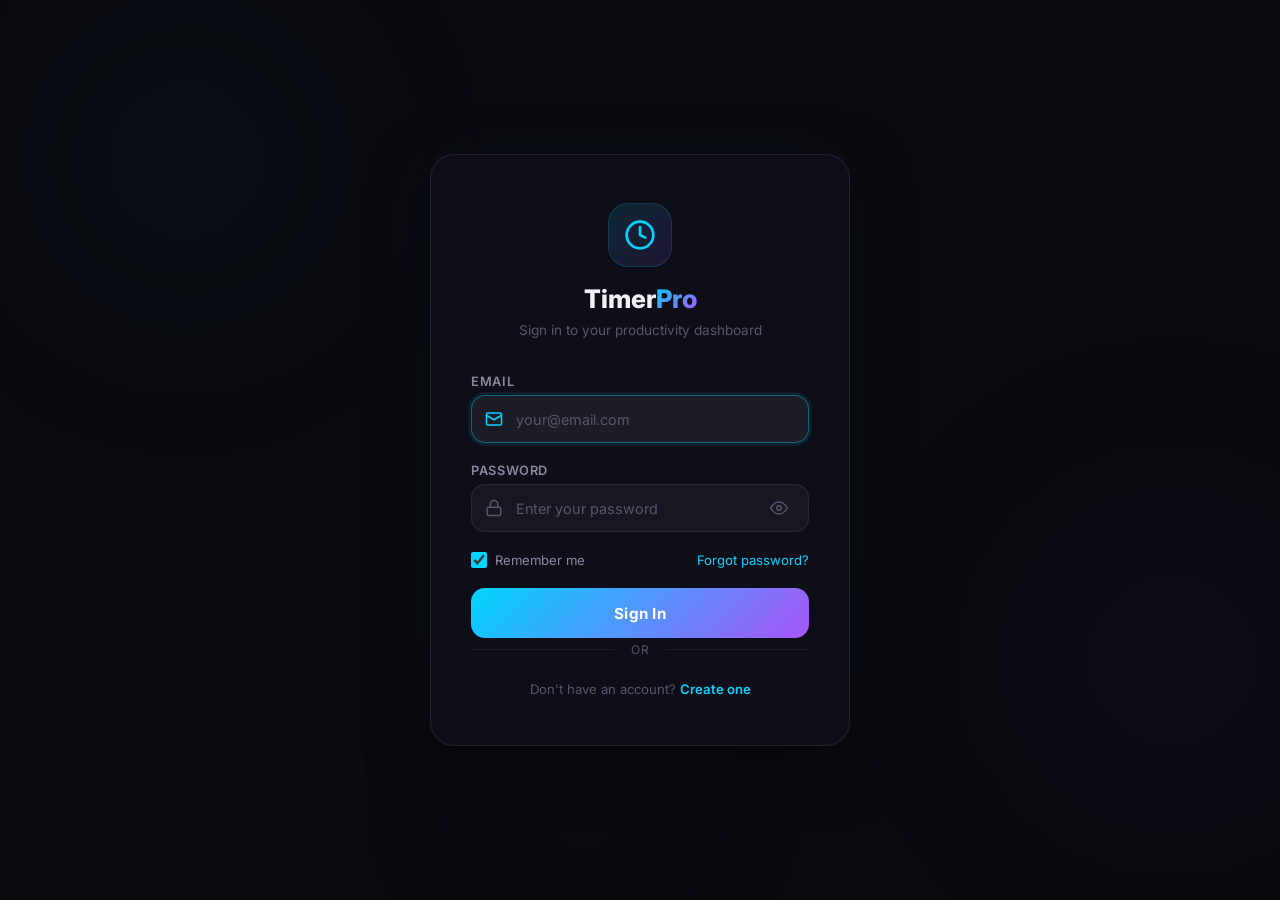
<file: index.html>
<!DOCTYPE html>
<html lang="en">
<head>
    <meta charset="UTF-8">
    <meta name="viewport" content="width=device-width, initial-scale=1.0">
    <title>Timer Pro — Stopwatch, Countdown & Pomodoro</title>
    <meta name="description" content="A premium timer application with Stopwatch, Countdown, and Pomodoro modes. Beautiful dark UI with smooth animations.">
    <link rel="preconnect" href="https://fonts.googleapis.com">
    <link rel="preconnect" href="https://fonts.gstatic.com" crossorigin>
    <link href="https://fonts.googleapis.com/css2?family=Inter:wght@300;400;500;600;700;800;900&family=JetBrains+Mono:wght@300;400;500;600;700&display=swap" rel="stylesheet">
    <link rel="stylesheet" href="style.css">
</head>
<body>
    <div class="app-bg">
        <div class="bg-orb bg-orb-1"></div>
        <div class="bg-orb bg-orb-2"></div>
        <div class="bg-orb bg-orb-3"></div>
    </div>

    <div class="app-container">
        <!-- Header -->
        <header class="app-header">
            <div class="logo">
                <div class="logo-icon">
                    <svg viewBox="0 0 24 24" fill="none" stroke="currentColor" stroke-width="2" stroke-linecap="round" stroke-linejoin="round">
                        <circle cx="12" cy="12" r="10"/>
                        <polyline points="12 6 12 12 16 14"/>
                    </svg>
                </div>
                <h1>Timer<span class="logo-accent">Pro</span></h1>
            </div>
            <div class="header-actions">
                <button id="btn-sound-toggle" class="icon-btn" title="Toggle Sound" aria-label="Toggle sound">
                    <svg viewBox="0 0 24 24" fill="none" stroke="currentColor" stroke-width="2" stroke-linecap="round" stroke-linejoin="round">
                        <polygon points="11 5 6 9 2 9 2 15 6 15 11 19 11 5"/>
                        <path d="M19.07 4.93a10 10 0 0 1 0 14.14"/>
                        <path d="M15.54 8.46a5 5 0 0 1 0 7.07"/>
                    </svg>
                </button>
                <button id="btn-fullscreen" class="icon-btn" title="Fullscreen" aria-label="Toggle fullscreen">
                    <svg viewBox="0 0 24 24" fill="none" stroke="currentColor" stroke-width="2" stroke-linecap="round" stroke-linejoin="round">
                        <path d="M8 3H5a2 2 0 0 0-2 2v3m18 0V5a2 2 0 0 0-2-2h-3m0 18h3a2 2 0 0 0 2-2v-3M3 16v3a2 2 0 0 0 2 2h3"/>
                    </svg>
                </button>
            </div>
        </header>

        <!-- Mode Tabs -->
        <nav class="mode-tabs" role="tablist">
            <button class="mode-tab active" data-mode="stopwatch" role="tab" aria-selected="true" id="tab-stopwatch">
                <svg viewBox="0 0 24 24" fill="none" stroke="currentColor" stroke-width="2" stroke-linecap="round" stroke-linejoin="round">
                    <circle cx="12" cy="13" r="8"/>
                    <path d="M12 9v4l2 2"/>
                    <path d="M5 3L2 6"/>
                    <path d="M22 6l-3-3"/>
                    <line x1="12" y1="1" x2="12" y2="3"/>
                </svg>
                Stopwatch
            </button>
            <button class="mode-tab" data-mode="countdown" role="tab" aria-selected="false" id="tab-countdown">
                <svg viewBox="0 0 24 24" fill="none" stroke="currentColor" stroke-width="2" stroke-linecap="round" stroke-linejoin="round">
                    <path d="M10 2h4"/>
                    <path d="M12 14v-4"/>
                    <circle cx="12" cy="14" r="8"/>
                </svg>
                Countdown
            </button>
            <button class="mode-tab" data-mode="pomodoro" role="tab" aria-selected="false" id="tab-pomodoro">
                <svg viewBox="0 0 24 24" fill="none" stroke="currentColor" stroke-width="2" stroke-linecap="round" stroke-linejoin="round">
                    <path d="M12 22c5.523 0 10-4.477 10-10S17.523 2 12 2 2 6.477 2 12s4.477 10 10 10z"/>
                    <path d="M12 6v6l4 2"/>
                </svg>
                Pomodoro
            </button>
            <div class="tab-indicator" id="tab-indicator"></div>
        </nav>

        <!-- Main Timer Display -->
        <main class="timer-main">
            <!-- Stopwatch Panel -->
            <section class="timer-panel active" id="panel-stopwatch" role="tabpanel" aria-labelledby="tab-stopwatch">
                <div class="timer-ring-container">
                    <svg class="timer-ring" viewBox="0 0 280 280">
                        <circle class="ring-bg" cx="140" cy="140" r="126"/>
                        <circle class="ring-progress stopwatch-ring" cx="140" cy="140" r="126" id="stopwatch-ring"/>
                    </svg>
                    <div class="timer-display">
                        <div class="time-digits" id="stopwatch-display">
                            <span class="digit-group" id="sw-hours">00</span>
                            <span class="digit-sep">:</span>
                            <span class="digit-group" id="sw-minutes">00</span>
                            <span class="digit-sep">:</span>
                            <span class="digit-group" id="sw-seconds">00</span>
                            <span class="digit-ms" id="sw-ms">.00</span>
                        </div>
                    </div>
                </div>
                <div class="timer-controls">
                    <button class="ctrl-btn ctrl-secondary" id="sw-reset" disabled>
                        <svg viewBox="0 0 24 24" fill="none" stroke="currentColor" stroke-width="2"><path d="M1 4v6h6"/><path d="M3.51 15a9 9 0 1 0 2.13-9.36L1 10"/></svg>
                        Reset
                    </button>
                    <button class="ctrl-btn ctrl-primary" id="sw-start">
                        <svg viewBox="0 0 24 24" fill="currentColor"><polygon points="5 3 19 12 5 21 5 3"/></svg>
                        Start
                    </button>
                    <button class="ctrl-btn ctrl-secondary" id="sw-lap" disabled>
                        <svg viewBox="0 0 24 24" fill="none" stroke="currentColor" stroke-width="2"><path d="M4 15s1-1 4-1 5 2 8 2 4-1 4-1V3s-1 1-4 1-5-2-8-2-4 1-4 1z"/><line x1="4" y1="22" x2="4" y2="15"/></svg>
                        Lap
                    </button>
                </div>
                <div class="laps-container" id="laps-container">
                    <div class="laps-header" id="laps-header" style="display:none;">
                        <span>Lap</span>
                        <span>Lap Time</span>
                        <span>Total</span>
                    </div>
                    <div class="laps-list" id="laps-list"></div>
                </div>
            </section>

            <!-- Countdown Panel -->
            <section class="timer-panel" id="panel-countdown" role="tabpanel" aria-labelledby="tab-countdown">
                <div class="countdown-setup" id="countdown-setup">
                    <div class="preset-chips">
                        <button class="preset-chip" data-seconds="60">1 min</button>
                        <button class="preset-chip" data-seconds="180">3 min</button>
                        <button class="preset-chip" data-seconds="300">5 min</button>
                        <button class="preset-chip" data-seconds="600">10 min</button>
                        <button class="preset-chip" data-seconds="900">15 min</button>
                        <button class="preset-chip" data-seconds="1800">30 min</button>
                        <button class="preset-chip" data-seconds="3600">1 hr</button>
                        <button class="preset-chip" data-seconds="7200">2 hr</button>
                    </div>
                    <div class="time-input-group">
                        <div class="time-input-col">
                            <input type="number" id="cd-hours-input" class="time-input" min="0" max="99" value="0" aria-label="Hours">
                            <label>Hours</label>
                        </div>
                        <span class="time-input-sep">:</span>
                        <div class="time-input-col">
                            <input type="number" id="cd-minutes-input" class="time-input" min="0" max="59" value="5" aria-label="Minutes">
                            <label>Minutes</label>
                        </div>
                        <span class="time-input-sep">:</span>
                        <div class="time-input-col">
                            <input type="number" id="cd-seconds-input" class="time-input" min="0" max="59" value="0" aria-label="Seconds">
                            <label>Seconds</label>
                        </div>
                    </div>
                </div>
                <div class="timer-ring-container" id="countdown-ring-area">
                    <svg class="timer-ring" viewBox="0 0 280 280">
                        <circle class="ring-bg" cx="140" cy="140" r="126"/>
                        <circle class="ring-progress countdown-ring" cx="140" cy="140" r="126" id="countdown-ring"/>
                    </svg>
                    <div class="timer-display">
                        <div class="time-digits" id="countdown-display">
                            <span class="digit-group" id="cd-hours">00</span>
                            <span class="digit-sep">:</span>
                            <span class="digit-group" id="cd-minutes">05</span>
                            <span class="digit-sep">:</span>
                            <span class="digit-group" id="cd-seconds">00</span>
                        </div>
                        <div class="timer-label" id="cd-label">Ready</div>
                    </div>
                </div>
                <div class="timer-controls">
                    <button class="ctrl-btn ctrl-secondary" id="cd-reset" disabled>
                        <svg viewBox="0 0 24 24" fill="none" stroke="currentColor" stroke-width="2"><path d="M1 4v6h6"/><path d="M3.51 15a9 9 0 1 0 2.13-9.36L1 10"/></svg>
                        Reset
                    </button>
                    <button class="ctrl-btn ctrl-primary" id="cd-start">
                        <svg viewBox="0 0 24 24" fill="currentColor"><polygon points="5 3 19 12 5 21 5 3"/></svg>
                        Start
                    </button>
                    <button class="ctrl-btn ctrl-secondary" id="cd-add-time">
                        <svg viewBox="0 0 24 24" fill="none" stroke="currentColor" stroke-width="2"><line x1="12" y1="5" x2="12" y2="19"/><line x1="5" y1="12" x2="19" y2="12"/></svg>
                        +1:00
                    </button>
                </div>
            </section>

            <!-- Pomodoro Panel -->
            <section class="timer-panel" id="panel-pomodoro" role="tabpanel" aria-labelledby="tab-pomodoro">
                <div class="pomo-status-bar">
                    <div class="pomo-dots" id="pomo-dots">
                        <div class="pomo-dot active" data-index="0"></div>
                        <div class="pomo-dot" data-index="1"></div>
                        <div class="pomo-dot" data-index="2"></div>
                        <div class="pomo-dot" data-index="3"></div>
                    </div>
                    <div class="pomo-session-info">
                        <span id="pomo-session-label">Focus 1/4</span>
                    </div>
                </div>
                <div class="timer-ring-container">
                    <svg class="timer-ring" viewBox="0 0 280 280">
                        <circle class="ring-bg" cx="140" cy="140" r="126"/>
                        <circle class="ring-progress pomodoro-ring" cx="140" cy="140" r="126" id="pomodoro-ring"/>
                    </svg>
                    <div class="timer-display">
                        <div class="time-digits" id="pomodoro-display">
                            <span class="digit-group" id="pm-minutes">25</span>
                            <span class="digit-sep">:</span>
                            <span class="digit-group" id="pm-seconds">00</span>
                        </div>
                        <div class="timer-label" id="pomo-phase-label">Focus Time</div>
                    </div>
                </div>
                <div class="timer-controls">
                    <button class="ctrl-btn ctrl-secondary" id="pm-reset">
                        <svg viewBox="0 0 24 24" fill="none" stroke="currentColor" stroke-width="2"><path d="M1 4v6h6"/><path d="M3.51 15a9 9 0 1 0 2.13-9.36L1 10"/></svg>
                        Reset
                    </button>
                    <button class="ctrl-btn ctrl-primary" id="pm-start">
                        <svg viewBox="0 0 24 24" fill="currentColor"><polygon points="5 3 19 12 5 21 5 3"/></svg>
                        Start
                    </button>
                    <button class="ctrl-btn ctrl-secondary" id="pm-skip">
                        <svg viewBox="0 0 24 24" fill="currentColor"><polygon points="5 4 15 12 5 20 5 4"/><line x1="19" y1="5" x2="19" y2="19" stroke="currentColor" stroke-width="2"/></svg>
                        Skip
                    </button>
                </div>
                <div class="pomo-settings" id="pomo-settings">
                    <div class="pomo-setting">
                        <label>Focus</label>
                        <div class="pomo-adjust">
                            <button class="adj-btn" data-target="focus" data-dir="-1">-</button>
                            <span id="pomo-focus-val">25</span><span class="adj-unit">min</span>
                            <button class="adj-btn" data-target="focus" data-dir="1">+</button>
                        </div>
                    </div>
                    <div class="pomo-setting">
                        <label>Short Break</label>
                        <div class="pomo-adjust">
                            <button class="adj-btn" data-target="short" data-dir="-1">-</button>
                            <span id="pomo-short-val">5</span><span class="adj-unit">min</span>
                            <button class="adj-btn" data-target="short" data-dir="1">+</button>
                        </div>
                    </div>
                    <div class="pomo-setting">
                        <label>Long Break</label>
                        <div class="pomo-adjust">
                            <button class="adj-btn" data-target="long" data-dir="-1">-</button>
                            <span id="pomo-long-val">15</span><span class="adj-unit">min</span>
                            <button class="adj-btn" data-target="long" data-dir="1">+</button>
                        </div>
                    </div>
                </div>
                <div class="pomo-stats">
                    <div class="pomo-stat">
                        <span class="pomo-stat-val" id="pomo-total-focus">0</span>
                        <span class="pomo-stat-label">Focus min</span>
                    </div>
                    <div class="pomo-stat">
                        <span class="pomo-stat-val" id="pomo-completed">0</span>
                        <span class="pomo-stat-label">Completed</span>
                    </div>
                </div>
            </section>
        </main>
    </div>

    <!-- Alarm overlay -->
    <div class="alarm-overlay" id="alarm-overlay">
        <div class="alarm-modal">
            <div class="alarm-icon">
                <svg viewBox="0 0 24 24" fill="none" stroke="currentColor" stroke-width="2" stroke-linecap="round" stroke-linejoin="round">
                    <path d="M18 8A6 6 0 0 0 6 8c0 7-3 9-3 9h18s-3-2-3-9"/>
                    <path d="M13.73 21a2 2 0 0 1-3.46 0"/>
                </svg>
            </div>
            <h2 id="alarm-title">Time's Up!</h2>
            <p id="alarm-message">Your countdown has finished.</p>
            <button class="ctrl-btn ctrl-primary alarm-dismiss" id="alarm-dismiss">Dismiss</button>
        </div>
    </div>

    <!-- Chatbot Widget -->
    <div class="chatbot-fab" id="chatbot-fab" title="Chat with TimerBot" aria-label="Open chatbot">
        <svg class="fab-icon-chat" viewBox="0 0 24 24" fill="none" stroke="currentColor" stroke-width="2" stroke-linecap="round" stroke-linejoin="round">
            <path d="M21 15a2 2 0 0 1-2 2H7l-4 4V5a2 2 0 0 1 2-2h14a2 2 0 0 1 2 2z"/>
        </svg>
        <svg class="fab-icon-close" viewBox="0 0 24 24" fill="none" stroke="currentColor" stroke-width="2" stroke-linecap="round" stroke-linejoin="round">
            <line x1="18" y1="6" x2="6" y2="18"/>
            <line x1="6" y1="6" x2="18" y2="18"/>
        </svg>
        <div class="fab-pulse"></div>
    </div>

    <div class="chatbot-window" id="chatbot-window">
        <div class="chat-header">
            <div class="chat-header-info">
                <div class="chat-avatar">
                    <svg viewBox="0 0 24 24" fill="none" stroke="currentColor" stroke-width="2">
                        <path d="M12 8V4H8"/>
                        <rect x="4" y="8" width="16" height="12" rx="2"/>
                        <circle cx="9" cy="14" r="1" fill="currentColor"/>
                        <circle cx="15" cy="14" r="1" fill="currentColor"/>
                        <path d="M9 18h6"/>
                    </svg>
                </div>
                <div>
                    <div class="chat-bot-name">TimerBot</div>
                    <div class="chat-bot-status">Online — Ready to help</div>
                </div>
            </div>
            <button class="chat-close-btn" id="chat-close-btn" aria-label="Close chat">
                <svg viewBox="0 0 24 24" fill="none" stroke="currentColor" stroke-width="2">
                    <polyline points="6 9 12 15 18 9"/>
                </svg>
            </button>
        </div>
        <div class="chat-messages" id="chat-messages">
            <div class="chat-msg bot">
                <div class="chat-msg-bubble">
                    Hey! I'm <strong>TimerBot</strong>. I can help you control your timers and give productivity tips. Try these:
                </div>
            </div>
            <div class="chat-quick-actions" id="chat-quick-actions">
                <button class="chat-quick-btn" data-msg="Start stopwatch">Start Stopwatch</button>
                <button class="chat-quick-btn" data-msg="Set countdown 10 minutes">Countdown 10min</button>
                <button class="chat-quick-btn" data-msg="Start pomodoro">Start Pomodoro</button>
                <button class="chat-quick-btn" data-msg="Give me a productivity tip">Productivity Tip</button>
                <button class="chat-quick-btn chat-quick-btn--lead" data-msg="I want to register">Register / Contact</button>
                <button class="chat-quick-btn" data-msg="What can you do?">What can you do?</button>
            </div>
        </div>
        <div class="chat-input-area">
            <input type="text" class="chat-input" id="chat-input" placeholder="Type a command or ask something..." autocomplete="off">
            <button class="chat-send-btn" id="chat-send-btn" aria-label="Send message">
                <svg viewBox="0 0 24 24" fill="currentColor">
                    <path d="M2.01 21L23 12 2.01 3 2 10l15 2-15 2z"/>
                </svg>
            </button>
        </div>
    </div>

    <script src="auth.js"></script>
    <script src="app.js"></script>
    <script src="chatbot.js"></script>
</body>
</html>
</file>
<file: style.css>
/* =============================================
   TIMER PRO — Premium Dark Theme CSS
   ============================================= */

*, *::before, *::after {
    margin: 0;
    padding: 0;
    box-sizing: border-box;
}

:root {
    --bg-primary: #0a0a0f;
    --bg-secondary: #12121a;
    --bg-card: rgba(22, 22, 35, 0.7);
    --bg-glass: rgba(255, 255, 255, 0.03);
    --border-glass: rgba(255, 255, 255, 0.06);
    --text-primary: #f0f0f5;
    --text-secondary: #8888a0;
    --text-muted: #55556a;
    --accent-cyan: #00d4ff;
    --accent-purple: #a855f7;
    --accent-pink: #f43f85;
    --accent-green: #34d399;
    --accent-orange: #fb923c;
    --accent-red: #ef4444;
    --glow-cyan: 0 0 30px rgba(0, 212, 255, 0.3);
    --glow-purple: 0 0 30px rgba(168, 85, 247, 0.3);
    --glow-green: 0 0 30px rgba(52, 211, 153, 0.3);
    --ring-size: 280px;
    --ring-stroke: 6;
    --radius-sm: 8px;
    --radius-md: 14px;
    --radius-lg: 20px;
    --radius-xl: 28px;
    --transition-fast: 0.15s ease;
    --transition-mid: 0.3s cubic-bezier(0.4, 0, 0.2, 1);
    --transition-slow: 0.5s cubic-bezier(0.4, 0, 0.2, 1);
}

html {
    font-size: 16px;
    -webkit-font-smoothing: antialiased;
    -moz-osx-font-smoothing: grayscale;
}

body {
    font-family: 'Inter', -apple-system, BlinkMacSystemFont, sans-serif;
    background: var(--bg-primary);
    color: var(--text-primary);
    min-height: 100vh;
    overflow-x: hidden;
    position: relative;
}

/* =============================================
   ANIMATED BACKGROUND
   ============================================= */
.app-bg {
    position: fixed;
    inset: 0;
    z-index: 0;
    overflow: hidden;
    pointer-events: none;
}

.bg-orb {
    position: absolute;
    border-radius: 50%;
    filter: blur(120px);
    opacity: 0.4;
    animation: orbFloat 20s ease-in-out infinite;
}

.bg-orb-1 {
    width: 500px;
    height: 500px;
    background: radial-gradient(circle, rgba(0, 212, 255, 0.15), transparent 70%);
    top: -10%;
    left: -5%;
    animation-delay: 0s;
}

.bg-orb-2 {
    width: 600px;
    height: 600px;
    background: radial-gradient(circle, rgba(168, 85, 247, 0.12), transparent 70%);
    top: 40%;
    right: -15%;
    animation-delay: -7s;
}

.bg-orb-3 {
    width: 400px;
    height: 400px;
    background: radial-gradient(circle, rgba(244, 63, 133, 0.1), transparent 70%);
    bottom: -10%;
    left: 30%;
    animation-delay: -14s;
}

@keyframes orbFloat {
    0%, 100% { transform: translate(0, 0) scale(1); }
    25% { transform: translate(40px, -30px) scale(1.05); }
    50% { transform: translate(-20px, 40px) scale(0.95); }
    75% { transform: translate(30px, 20px) scale(1.02); }
}

/* =============================================
   APP CONTAINER
   ============================================= */
.app-container {
    position: relative;
    z-index: 1;
    max-width: 520px;
    margin: 0 auto;
    padding: 24px 20px 40px;
    min-height: 100vh;
    display: flex;
    flex-direction: column;
}

/* =============================================
   HEADER
   ============================================= */
.app-header {
    display: flex;
    align-items: center;
    justify-content: space-between;
    margin-bottom: 28px;
}

.logo {
    display: flex;
    align-items: center;
    gap: 10px;
}

.logo-icon {
    width: 36px;
    height: 36px;
    color: var(--accent-cyan);
    animation: logoPulse 3s ease-in-out infinite;
}

@keyframes logoPulse {
    0%, 100% { filter: drop-shadow(0 0 6px rgba(0, 212, 255, 0.3)); }
    50% { filter: drop-shadow(0 0 14px rgba(0, 212, 255, 0.5)); }
}

.logo h1 {
    font-size: 1.5rem;
    font-weight: 800;
    letter-spacing: -0.5px;
    color: var(--text-primary);
}

.logo-accent {
    background: linear-gradient(135deg, var(--accent-cyan), var(--accent-purple));
    -webkit-background-clip: text;
    -webkit-text-fill-color: transparent;
    background-clip: text;
}

.header-actions {
    display: flex;
    gap: 8px;
}

.header-user {
    display: flex;
    align-items: center;
    gap: 10px;
    margin-left: 12px;
    padding-left: 12px;
    border-left: 1px solid rgba(255, 255, 255, 0.08);
}

.user-greeting {
    font-size: 0.8rem;
    font-weight: 500;
    color: var(--text-secondary);
    max-width: 120px;
    overflow: hidden;
    text-overflow: ellipsis;
    white-space: nowrap;
}

.logout-btn {
    width: 36px;
    height: 36px;
    border-radius: var(--radius-md);
    border: 1px solid rgba(239, 68, 68, 0.15);
    background: rgba(239, 68, 68, 0.06);
    color: #ef4444;
    cursor: pointer;
    display: flex;
    align-items: center;
    justify-content: center;
    transition: all 0.2s ease;
}

.logout-btn:hover {
    background: rgba(239, 68, 68, 0.12);
    border-color: rgba(239, 68, 68, 0.3);
    transform: scale(1.05);
}

.icon-btn {
    width: 40px;
    height: 40px;
    border-radius: var(--radius-md);
    border: 1px solid var(--border-glass);
    background: var(--bg-glass);
    color: var(--text-secondary);
    cursor: pointer;
    display: flex;
    align-items: center;
    justify-content: center;
    transition: var(--transition-fast);
    backdrop-filter: blur(10px);
}

.icon-btn svg {
    width: 18px;
    height: 18px;
}

.icon-btn:hover {
    background: rgba(255, 255, 255, 0.06);
    color: var(--text-primary);
    border-color: rgba(255, 255, 255, 0.12);
}

.icon-btn.active {
    color: var(--accent-cyan);
    border-color: rgba(0, 212, 255, 0.3);
    background: rgba(0, 212, 255, 0.05);
}

/* =============================================
   MODE TABS
   ============================================= */
.mode-tabs {
    display: flex;
    position: relative;
    background: var(--bg-card);
    border: 1px solid var(--border-glass);
    border-radius: var(--radius-lg);
    padding: 5px;
    backdrop-filter: blur(20px);
    margin-bottom: 32px;
}

.mode-tab {
    flex: 1;
    display: flex;
    align-items: center;
    justify-content: center;
    gap: 7px;
    padding: 12px 8px;
    border: none;
    background: none;
    color: var(--text-secondary);
    font-family: inherit;
    font-size: 0.85rem;
    font-weight: 500;
    cursor: pointer;
    border-radius: calc(var(--radius-lg) - 5px);
    position: relative;
    z-index: 2;
    transition: color var(--transition-fast);
    white-space: nowrap;
}

.mode-tab svg {
    width: 16px;
    height: 16px;
    flex-shrink: 0;
}

.mode-tab.active {
    color: var(--text-primary);
}

.tab-indicator {
    position: absolute;
    top: 5px;
    left: 5px;
    height: calc(100% - 10px);
    width: calc(33.333% - 3.33px);
    background: rgba(255, 255, 255, 0.06);
    border-radius: calc(var(--radius-lg) - 5px);
    border: 1px solid rgba(255, 255, 255, 0.08);
    transition: transform var(--transition-mid);
    z-index: 1;
}

.mode-tab[data-mode="countdown"].active ~ .tab-indicator,
.tab-indicator.pos-1 {
    transform: translateX(100%);
}

.mode-tab[data-mode="pomodoro"].active ~ .tab-indicator,
.tab-indicator.pos-2 {
    transform: translateX(200%);
}

/* =============================================
   TIMER PANELS
   ============================================= */
.timer-main {
    flex: 1;
}

.timer-panel {
    display: none;
    flex-direction: column;
    align-items: center;
    animation: panelIn 0.4s ease;
}

.timer-panel.active {
    display: flex;
}

@keyframes panelIn {
    from {
        opacity: 0;
        transform: translateY(12px) scale(0.98);
    }
    to {
        opacity: 1;
        transform: translateY(0) scale(1);
    }
}

/* =============================================
   CIRCULAR TIMER RING
   ============================================= */
.timer-ring-container {
    position: relative;
    width: var(--ring-size);
    height: var(--ring-size);
    margin: 0 auto 36px;
}

.timer-ring {
    width: 100%;
    height: 100%;
    transform: rotate(-90deg);
}

.ring-bg {
    fill: none;
    stroke: rgba(255, 255, 255, 0.04);
    stroke-width: var(--ring-stroke);
}

.ring-progress {
    fill: none;
    stroke-width: var(--ring-stroke);
    stroke-linecap: round;
    stroke-dasharray: 791.68;
    stroke-dashoffset: 791.68;
    transition: stroke-dashoffset 0.3s ease;
}

.stopwatch-ring {
    stroke: url(#stopwatch-gradient);
    stroke: var(--accent-cyan);
    filter: drop-shadow(0 0 8px rgba(0, 212, 255, 0.4));
}

.countdown-ring {
    stroke: var(--accent-purple);
    filter: drop-shadow(0 0 8px rgba(168, 85, 247, 0.4));
}

.pomodoro-ring {
    stroke: var(--accent-green);
    filter: drop-shadow(0 0 8px rgba(52, 211, 153, 0.4));
}

.pomodoro-ring.break-phase {
    stroke: var(--accent-orange);
    filter: drop-shadow(0 0 8px rgba(251, 146, 60, 0.4));
}

.timer-display {
    position: absolute;
    inset: 0;
    display: flex;
    flex-direction: column;
    align-items: center;
    justify-content: center;
}

.time-digits {
    font-family: 'JetBrains Mono', monospace;
    font-size: 3rem;
    font-weight: 600;
    letter-spacing: -1px;
    display: flex;
    align-items: baseline;
    color: var(--text-primary);
}

.digit-group {
    min-width: 2ch;
    text-align: center;
    transition: color var(--transition-fast);
}

.digit-sep {
    color: var(--text-muted);
    margin: 0 1px;
    animation: blink 1s step-end infinite;
}

.running .digit-sep {
    animation: blink 1s step-end infinite;
}

.paused .digit-sep {
    animation: none;
    opacity: 0.4;
}

@keyframes blink {
    0%, 100% { opacity: 1; }
    50% { opacity: 0.3; }
}

.digit-ms {
    font-size: 1.3rem;
    color: var(--text-muted);
    margin-left: 2px;
    font-weight: 400;
    min-width: 3ch;
}

.timer-label {
    font-size: 0.85rem;
    font-weight: 500;
    color: var(--text-secondary);
    margin-top: 6px;
    text-transform: uppercase;
    letter-spacing: 2px;
}

/* =============================================
   CONTROL BUTTONS
   ============================================= */
.timer-controls {
    display: flex;
    align-items: center;
    justify-content: center;
    gap: 16px;
    margin-bottom: 32px;
}

.ctrl-btn {
    display: flex;
    align-items: center;
    justify-content: center;
    gap: 8px;
    padding: 14px 24px;
    border: none;
    border-radius: var(--radius-xl);
    font-family: inherit;
    font-size: 0.9rem;
    font-weight: 600;
    cursor: pointer;
    transition: all var(--transition-mid);
    white-space: nowrap;
}

.ctrl-btn svg {
    width: 18px;
    height: 18px;
}

.ctrl-btn:disabled {
    opacity: 0.3;
    cursor: not-allowed;
}

.ctrl-primary {
    background: linear-gradient(135deg, var(--accent-cyan), #0099cc);
    color: #000;
    box-shadow: 0 4px 20px rgba(0, 212, 255, 0.3);
    min-width: 130px;
}

.ctrl-primary:hover:not(:disabled) {
    box-shadow: 0 6px 30px rgba(0, 212, 255, 0.45);
    transform: translateY(-2px);
}

.ctrl-primary:active:not(:disabled) {
    transform: translateY(0);
    box-shadow: 0 2px 15px rgba(0, 212, 255, 0.25);
}

.ctrl-primary.running {
    background: linear-gradient(135deg, var(--accent-orange), #e07020);
    box-shadow: 0 4px 20px rgba(251, 146, 60, 0.3);
}

.ctrl-primary.running:hover:not(:disabled) {
    box-shadow: 0 6px 30px rgba(251, 146, 60, 0.45);
}

.ctrl-secondary {
    background: var(--bg-card);
    color: var(--text-secondary);
    border: 1px solid var(--border-glass);
    backdrop-filter: blur(10px);
}

.ctrl-secondary:hover:not(:disabled) {
    background: rgba(255, 255, 255, 0.06);
    color: var(--text-primary);
    border-color: rgba(255, 255, 255, 0.12);
}

/* =============================================
   LAPS LIST
   ============================================= */
.laps-container {
    width: 100%;
    max-width: 440px;
}

.laps-header {
    display: grid;
    grid-template-columns: 60px 1fr 1fr;
    padding: 8px 16px;
    font-size: 0.75rem;
    font-weight: 600;
    color: var(--text-muted);
    text-transform: uppercase;
    letter-spacing: 1px;
}

.laps-list {
    max-height: 240px;
    overflow-y: auto;
    scrollbar-width: thin;
    scrollbar-color: rgba(255,255,255,0.1) transparent;
}

.laps-list::-webkit-scrollbar {
    width: 4px;
}

.laps-list::-webkit-scrollbar-thumb {
    background: rgba(255,255,255,0.1);
    border-radius: 4px;
}

.lap-item {
    display: grid;
    grid-template-columns: 60px 1fr 1fr;
    padding: 10px 16px;
    font-family: 'JetBrains Mono', monospace;
    font-size: 0.85rem;
    border-bottom: 1px solid var(--border-glass);
    animation: lapSlideIn 0.3s ease;
    color: var(--text-secondary);
}

.lap-item:first-child {
    color: var(--text-primary);
}

.lap-item .lap-num {
    color: var(--text-muted);
    font-weight: 500;
}

.lap-item.best .lap-time {
    color: var(--accent-green);
}

.lap-item.worst .lap-time {
    color: var(--accent-red);
}

@keyframes lapSlideIn {
    from {
        opacity: 0;
        transform: translateY(-10px);
    }
    to {
        opacity: 1;
        transform: translateY(0);
    }
}

/* =============================================
   COUNTDOWN SETUP
   ============================================= */
.countdown-setup {
    width: 100%;
    margin-bottom: 24px;
    animation: fadeIn 0.3s ease;
}

@keyframes fadeIn {
    from { opacity: 0; }
    to { opacity: 1; }
}

.preset-chips {
    display: flex;
    flex-wrap: wrap;
    gap: 8px;
    justify-content: center;
    margin-bottom: 24px;
}

.preset-chip {
    padding: 8px 16px;
    border: 1px solid var(--border-glass);
    border-radius: var(--radius-xl);
    background: var(--bg-glass);
    color: var(--text-secondary);
    font-family: inherit;
    font-size: 0.8rem;
    font-weight: 500;
    cursor: pointer;
    transition: all var(--transition-fast);
    backdrop-filter: blur(10px);
}

.preset-chip:hover {
    border-color: rgba(168, 85, 247, 0.4);
    color: var(--accent-purple);
    background: rgba(168, 85, 247, 0.06);
}

.preset-chip.active {
    border-color: var(--accent-purple);
    color: var(--accent-purple);
    background: rgba(168, 85, 247, 0.1);
    box-shadow: 0 0 15px rgba(168, 85, 247, 0.15);
}

.time-input-group {
    display: flex;
    align-items: center;
    justify-content: center;
    gap: 8px;
}

.time-input-col {
    display: flex;
    flex-direction: column;
    align-items: center;
    gap: 6px;
}

.time-input-col label {
    font-size: 0.7rem;
    font-weight: 500;
    color: var(--text-muted);
    text-transform: uppercase;
    letter-spacing: 1px;
}

.time-input {
    width: 80px;
    height: 56px;
    text-align: center;
    font-family: 'JetBrains Mono', monospace;
    font-size: 1.6rem;
    font-weight: 600;
    color: var(--text-primary);
    background: var(--bg-card);
    border: 1px solid var(--border-glass);
    border-radius: var(--radius-md);
    outline: none;
    transition: all var(--transition-fast);
    -moz-appearance: textfield;
}

.time-input::-webkit-inner-spin-button,
.time-input::-webkit-outer-spin-button {
    -webkit-appearance: none;
    margin: 0;
}

.time-input:focus {
    border-color: var(--accent-purple);
    box-shadow: 0 0 0 3px rgba(168, 85, 247, 0.15);
}

.time-input-sep {
    font-family: 'JetBrains Mono', monospace;
    font-size: 1.6rem;
    font-weight: 600;
    color: var(--text-muted);
    margin-top: -20px;
}

.countdown-setup.hidden {
    display: none;
}

/* =============================================
   POMODORO ELEMENTS
   ============================================= */
.pomo-status-bar {
    display: flex;
    flex-direction: column;
    align-items: center;
    gap: 10px;
    margin-bottom: 20px;
}

.pomo-dots {
    display: flex;
    gap: 10px;
}

.pomo-dot {
    width: 12px;
    height: 12px;
    border-radius: 50%;
    background: rgba(255, 255, 255, 0.08);
    border: 2px solid rgba(255, 255, 255, 0.1);
    transition: all var(--transition-mid);
}

.pomo-dot.active {
    background: var(--accent-green);
    border-color: var(--accent-green);
    box-shadow: 0 0 10px rgba(52, 211, 153, 0.4);
}

.pomo-dot.completed {
    background: var(--accent-green);
    border-color: var(--accent-green);
    opacity: 0.5;
}

.pomo-session-info {
    font-size: 0.8rem;
    font-weight: 500;
    color: var(--text-secondary);
    letter-spacing: 1px;
}

.pomo-settings {
    display: flex;
    gap: 16px;
    margin-bottom: 20px;
    flex-wrap: wrap;
    justify-content: center;
}

.pomo-setting {
    display: flex;
    flex-direction: column;
    align-items: center;
    gap: 8px;
    padding: 12px 16px;
    background: var(--bg-card);
    border: 1px solid var(--border-glass);
    border-radius: var(--radius-md);
    backdrop-filter: blur(10px);
}

.pomo-setting label {
    font-size: 0.7rem;
    font-weight: 600;
    color: var(--text-muted);
    text-transform: uppercase;
    letter-spacing: 1px;
}

.pomo-adjust {
    display: flex;
    align-items: center;
    gap: 10px;
}

.adj-btn {
    width: 28px;
    height: 28px;
    border-radius: 50%;
    border: 1px solid var(--border-glass);
    background: var(--bg-glass);
    color: var(--text-secondary);
    font-size: 1rem;
    font-weight: 600;
    cursor: pointer;
    display: flex;
    align-items: center;
    justify-content: center;
    transition: var(--transition-fast);
}

.adj-btn:hover {
    background: rgba(255, 255, 255, 0.08);
    color: var(--text-primary);
    border-color: rgba(255, 255, 255, 0.15);
}

.pomo-adjust span {
    font-family: 'JetBrains Mono', monospace;
    font-size: 1.1rem;
    font-weight: 600;
    color: var(--text-primary);
    min-width: 2ch;
    text-align: center;
}

.adj-unit {
    font-size: 0.75rem !important;
    color: var(--text-muted) !important;
    font-weight: 400 !important;
}

.pomo-stats {
    display: flex;
    gap: 32px;
    justify-content: center;
}

.pomo-stat {
    display: flex;
    flex-direction: column;
    align-items: center;
    gap: 4px;
}

.pomo-stat-val {
    font-family: 'JetBrains Mono', monospace;
    font-size: 1.5rem;
    font-weight: 700;
    color: var(--accent-green);
}

.pomo-stat-label {
    font-size: 0.7rem;
    font-weight: 500;
    color: var(--text-muted);
    text-transform: uppercase;
    letter-spacing: 1px;
}

/* =============================================
   ALARM OVERLAY
   ============================================= */
.alarm-overlay {
    position: fixed;
    inset: 0;
    z-index: 1000;
    display: none;
    align-items: center;
    justify-content: center;
    background: rgba(0, 0, 0, 0.7);
    backdrop-filter: blur(12px);
}

.alarm-overlay.show {
    display: flex;
    animation: overlayIn 0.3s ease;
}

@keyframes overlayIn {
    from { opacity: 0; }
    to { opacity: 1; }
}

.alarm-modal {
    text-align: center;
    padding: 48px 40px;
    background: var(--bg-card);
    border: 1px solid var(--border-glass);
    border-radius: var(--radius-xl);
    backdrop-filter: blur(40px);
    max-width: 380px;
    width: 90%;
    animation: modalBounce 0.4s ease;
}

@keyframes modalBounce {
    0% { transform: scale(0.8); opacity: 0; }
    50% { transform: scale(1.02); }
    100% { transform: scale(1); opacity: 1; }
}

.alarm-icon {
    width: 64px;
    height: 64px;
    margin: 0 auto 20px;
    color: var(--accent-cyan);
    animation: alarmShake 0.5s ease infinite alternate;
}

.alarm-icon svg {
    width: 100%;
    height: 100%;
}

@keyframes alarmShake {
    0% { transform: rotate(-8deg); }
    100% { transform: rotate(8deg); }
}

.alarm-modal h2 {
    font-size: 1.5rem;
    font-weight: 700;
    margin-bottom: 8px;
}

.alarm-modal p {
    color: var(--text-secondary);
    margin-bottom: 28px;
    font-size: 0.95rem;
}

.alarm-dismiss {
    min-width: 160px;
}

/* =============================================
   COUNTDOWN FINISHING ANIMATION
   ============================================= */
.countdown-finishing .digit-group {
    color: var(--accent-red);
    animation: digitPulse 1s ease infinite;
}

@keyframes digitPulse {
    0%, 100% { opacity: 1; transform: scale(1); }
    50% { opacity: 0.7; transform: scale(1.03); }
}

/* =============================================
   RESPONSIVE
   ============================================= */
@media (max-width: 480px) {
    .app-container {
        padding: 16px 14px 30px;
    }

    .mode-tab {
        font-size: 0.78rem;
        padding: 10px 6px;
        gap: 5px;
    }

    .mode-tab svg {
        width: 14px;
        height: 14px;
    }

    :root {
        --ring-size: 240px;
    }

    .time-digits {
        font-size: 2.5rem;
    }

    .digit-ms {
        font-size: 1rem;
    }

    .time-input {
        width: 68px;
        height: 50px;
        font-size: 1.3rem;
    }

    .time-input-sep {
        font-size: 1.3rem;
    }

    .ctrl-btn {
        padding: 12px 18px;
        font-size: 0.82rem;
    }

    .pomo-settings {
        gap: 10px;
    }

    .pomo-setting {
        padding: 10px 12px;
    }
}

@media (max-width: 360px) {
    :root {
        --ring-size: 210px;
    }

    .time-digits {
        font-size: 2.1rem;
    }

    .ctrl-btn {
        padding: 11px 14px;
        font-size: 0.78rem;
    }
}

/* =============================================
   SCROLLBAR GLOBAL
   ============================================= */
::-webkit-scrollbar {
    width: 6px;
}

::-webkit-scrollbar-track {
    background: transparent;
}

::-webkit-scrollbar-thumb {
    background: rgba(255, 255, 255, 0.08);
    border-radius: 3px;
}

::-webkit-scrollbar-thumb:hover {
    background: rgba(255, 255, 255, 0.15);
}

/* Focus visible */
:focus-visible {
    outline: 2px solid var(--accent-cyan);
    outline-offset: 2px;
}

/* =============================================
   CHATBOT — FLOATING ACTION BUTTON
   ============================================= */
.chatbot-fab {
    position: fixed;
    bottom: 28px;
    right: 28px;
    width: 60px;
    height: 60px;
    border-radius: 50%;
    background: linear-gradient(135deg, var(--accent-cyan), var(--accent-purple));
    color: #fff;
    border: none;
    cursor: pointer;
    display: flex;
    align-items: center;
    justify-content: center;
    z-index: 900;
    box-shadow: 0 6px 30px rgba(0, 212, 255, 0.35), 0 2px 8px rgba(0,0,0,0.3);
    transition: all var(--transition-mid);
}

.chatbot-fab:hover {
    transform: scale(1.08);
    box-shadow: 0 8px 40px rgba(0, 212, 255, 0.5), 0 4px 12px rgba(0,0,0,0.4);
}

.chatbot-fab svg {
    width: 26px;
    height: 26px;
    transition: all 0.3s ease;
}

.chatbot-fab .fab-icon-close {
    display: none;
}

.chatbot-fab.open .fab-icon-chat {
    display: none;
}

.chatbot-fab.open .fab-icon-close {
    display: block;
}

.fab-pulse {
    position: absolute;
    inset: -4px;
    border-radius: 50%;
    border: 2px solid var(--accent-cyan);
    animation: fabPulse 2s ease-out infinite;
    pointer-events: none;
}

.chatbot-fab.open .fab-pulse {
    display: none;
}

@keyframes fabPulse {
    0% { transform: scale(1); opacity: 0.6; }
    100% { transform: scale(1.5); opacity: 0; }
}

/* =============================================
   CHATBOT — WINDOW
   ============================================= */
.chatbot-window {
    position: fixed;
    bottom: 100px;
    right: 28px;
    width: 380px;
    max-height: 540px;
    background: rgba(16, 16, 28, 0.95);
    border: 1px solid rgba(255, 255, 255, 0.08);
    border-radius: var(--radius-xl);
    backdrop-filter: blur(40px);
    box-shadow: 0 20px 60px rgba(0, 0, 0, 0.5), 0 0 40px rgba(0, 212, 255, 0.08);
    z-index: 899;
    display: none;
    flex-direction: column;
    overflow: hidden;
    animation: chatWindowIn 0.35s cubic-bezier(0.4, 0, 0.2, 1);
}

.chatbot-window.open {
    display: flex;
}

@keyframes chatWindowIn {
    from {
        opacity: 0;
        transform: translateY(20px) scale(0.95);
    }
    to {
        opacity: 1;
        transform: translateY(0) scale(1);
    }
}

/* Chat Header */
.chat-header {
    display: flex;
    align-items: center;
    justify-content: space-between;
    padding: 16px 18px;
    background: rgba(255, 255, 255, 0.03);
    border-bottom: 1px solid rgba(255, 255, 255, 0.06);
}

.chat-header-info {
    display: flex;
    align-items: center;
    gap: 12px;
}

.chat-avatar {
    width: 38px;
    height: 38px;
    border-radius: 12px;
    background: linear-gradient(135deg, rgba(0, 212, 255, 0.15), rgba(168, 85, 247, 0.15));
    border: 1px solid rgba(0, 212, 255, 0.2);
    display: flex;
    align-items: center;
    justify-content: center;
    color: var(--accent-cyan);
}

.chat-avatar svg {
    width: 20px;
    height: 20px;
}

.chat-bot-name {
    font-size: 0.9rem;
    font-weight: 700;
    color: var(--text-primary);
}

.chat-bot-status {
    font-size: 0.7rem;
    color: var(--accent-green);
    font-weight: 500;
    display: flex;
    align-items: center;
    gap: 5px;
}

.chat-bot-status::before {
    content: '';
    width: 6px;
    height: 6px;
    border-radius: 50%;
    background: var(--accent-green);
    display: inline-block;
    animation: statusPulse 2s ease infinite;
}

@keyframes statusPulse {
    0%, 100% { opacity: 1; }
    50% { opacity: 0.4; }
}

.chat-close-btn {
    width: 32px;
    height: 32px;
    border-radius: 8px;
    border: none;
    background: transparent;
    color: var(--text-secondary);
    cursor: pointer;
    display: flex;
    align-items: center;
    justify-content: center;
    transition: var(--transition-fast);
}

.chat-close-btn svg {
    width: 18px;
    height: 18px;
}

.chat-close-btn:hover {
    background: rgba(255, 255, 255, 0.06);
    color: var(--text-primary);
}

/* Chat Messages */
.chat-messages {
    flex: 1;
    overflow-y: auto;
    padding: 16px 18px;
    display: flex;
    flex-direction: column;
    gap: 12px;
    max-height: 360px;
    min-height: 200px;
    scrollbar-width: thin;
    scrollbar-color: rgba(255,255,255,0.08) transparent;
}

.chat-messages::-webkit-scrollbar {
    width: 4px;
}

.chat-messages::-webkit-scrollbar-thumb {
    background: rgba(255,255,255,0.08);
    border-radius: 4px;
}

.chat-msg {
    display: flex;
    animation: msgSlide 0.3s ease;
}

.chat-msg.bot {
    justify-content: flex-start;
}

.chat-msg.user {
    justify-content: flex-end;
}

@keyframes msgSlide {
    from {
        opacity: 0;
        transform: translateY(8px);
    }
    to {
        opacity: 1;
        transform: translateY(0);
    }
}

.chat-msg-bubble {
    max-width: 85%;
    padding: 10px 14px;
    border-radius: 16px;
    font-size: 0.84rem;
    line-height: 1.5;
    word-wrap: break-word;
}

.bot .chat-msg-bubble {
    background: rgba(255, 255, 255, 0.05);
    border: 1px solid rgba(255, 255, 255, 0.06);
    color: var(--text-primary);
    border-bottom-left-radius: 4px;
}

.user .chat-msg-bubble {
    background: linear-gradient(135deg, rgba(0, 212, 255, 0.15), rgba(168, 85, 247, 0.15));
    border: 1px solid rgba(0, 212, 255, 0.15);
    color: var(--text-primary);
    border-bottom-right-radius: 4px;
}

/* Quick Actions */
.chat-quick-actions {
    display: flex;
    flex-wrap: wrap;
    gap: 6px;
    padding: 0 4px;
}

.chat-quick-btn {
    padding: 6px 12px;
    border-radius: 20px;
    border: 1px solid rgba(0, 212, 255, 0.2);
    background: rgba(0, 212, 255, 0.06);
    color: var(--accent-cyan);
    font-family: inherit;
    font-size: 0.75rem;
    font-weight: 500;
    cursor: pointer;
    transition: all var(--transition-fast);
    white-space: nowrap;
}

.chat-quick-btn:hover {
    background: rgba(0, 212, 255, 0.12);
    border-color: rgba(0, 212, 255, 0.35);
    transform: translateY(-1px);
}

.chat-quick-btn--lead {
    border-color: rgba(52, 211, 153, 0.3);
    background: rgba(52, 211, 153, 0.08);
    color: var(--accent-green);
}

.chat-quick-btn--lead:hover {
    background: rgba(52, 211, 153, 0.15);
    border-color: rgba(52, 211, 153, 0.45);
}

/* Typing indicator */
.chat-typing {
    display: flex;
    align-items: center;
    gap: 4px;
    padding: 10px 14px;
    max-width: 80px;
}

.chat-typing .dot {
    width: 6px;
    height: 6px;
    border-radius: 50%;
    background: var(--text-muted);
    animation: typingDot 1.2s ease infinite;
}

.chat-typing .dot:nth-child(2) { animation-delay: 0.2s; }
.chat-typing .dot:nth-child(3) { animation-delay: 0.4s; }

@keyframes typingDot {
    0%, 60%, 100% { opacity: 0.3; transform: translateY(0); }
    30% { opacity: 1; transform: translateY(-4px); }
}

/* Chat Input */
.chat-input-area {
    display: flex;
    align-items: center;
    gap: 8px;
    padding: 12px 14px;
    border-top: 1px solid rgba(255, 255, 255, 0.06);
    background: rgba(255, 255, 255, 0.02);
}

.chat-input {
    flex: 1;
    height: 40px;
    padding: 0 14px;
    border-radius: 20px;
    border: 1px solid rgba(255, 255, 255, 0.08);
    background: rgba(255, 255, 255, 0.04);
    color: var(--text-primary);
    font-family: inherit;
    font-size: 0.84rem;
    outline: none;
    transition: all var(--transition-fast);
}

.chat-input::placeholder {
    color: var(--text-muted);
}

.chat-input:focus {
    border-color: rgba(0, 212, 255, 0.3);
    background: rgba(255, 255, 255, 0.06);
}

.chat-send-btn {
    width: 40px;
    height: 40px;
    border-radius: 50%;
    border: none;
    background: linear-gradient(135deg, var(--accent-cyan), var(--accent-purple));
    color: #fff;
    cursor: pointer;
    display: flex;
    align-items: center;
    justify-content: center;
    transition: all var(--transition-fast);
    flex-shrink: 0;
}

.chat-send-btn svg {
    width: 18px;
    height: 18px;
}

.chat-send-btn:hover {
    transform: scale(1.05);
    box-shadow: 0 4px 15px rgba(0, 212, 255, 0.3);
}

/* =============================================
   CHATBOT RESPONSIVE
   ============================================= */
@media (max-width: 480px) {
    .chatbot-window {
        right: 12px;
        left: 12px;
        bottom: 90px;
        width: auto;
        max-height: 70vh;
    }

    .chatbot-fab {
        bottom: 20px;
        right: 20px;
        width: 54px;
        height: 54px;
    }

    .chatbot-fab svg {
        width: 22px;
        height: 22px;
    }
}
</file>
